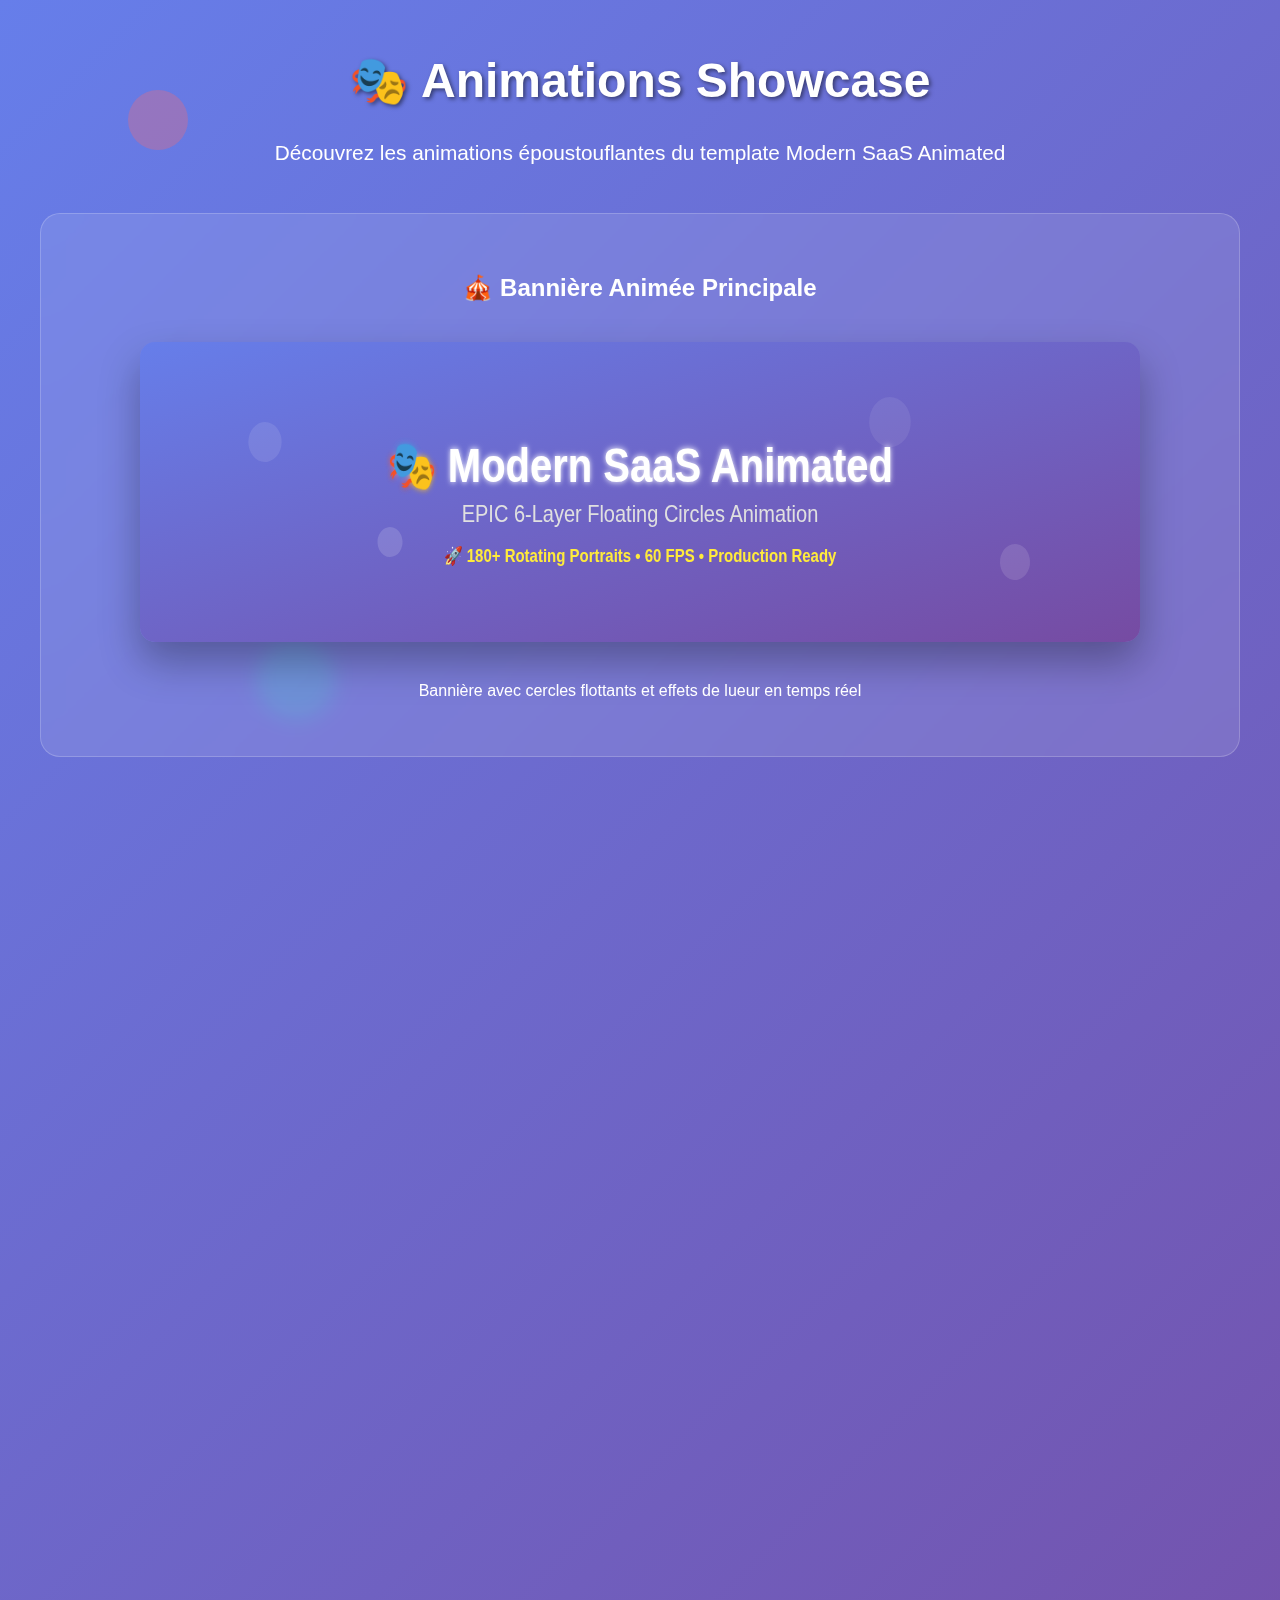
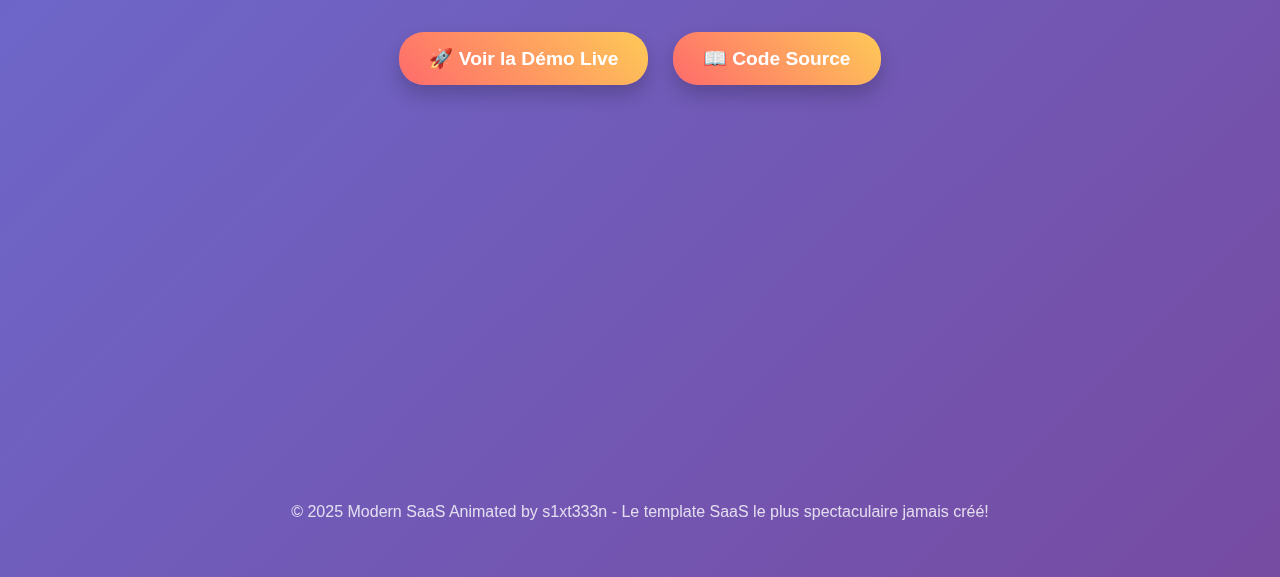
<file: animations-showcase.html>
<!DOCTYPE html>
<html lang="fr">
<head>
    <meta charset="UTF-8">
    <meta name="viewport" content="width=device-width, initial-scale=1.0">
    <title>Animations Showcase - Modern SaaS Animated</title>
    <style>
        body {
            margin: 0;
            padding: 20px;
            background: linear-gradient(135deg, #667eea 0%, #764ba2 100%);
            color: white;
            font-family: 'Arial', sans-serif;
            min-height: 100vh;
        }
        
        .container {
            max-width: 1200px;
            margin: 0 auto;
            text-align: center;
        }
        
        h1 {
            font-size: 3rem;
            margin-bottom: 2rem;
            text-shadow: 2px 2px 4px rgba(0,0,0,0.5);
        }
        
        .animation-showcase {
            background: rgba(255,255,255,0.1);
            border-radius: 20px;
            padding: 40px;
            margin: 30px 0;
            backdrop-filter: blur(10px);
            border: 1px solid rgba(255,255,255,0.2);
        }
        
        .animated-banner {
            width: 100%;
            max-width: 1000px;
            height: 300px;
            border-radius: 15px;
            margin: 20px 0;
            box-shadow: 0 20px 40px rgba(0,0,0,0.3);
        }
        
        .animation-grid {
            display: grid;
            grid-template-columns: repeat(auto-fit, minmax(300px, 1fr));
            gap: 30px;
            margin: 40px 0;
        }
        
        .animation-card {
            background: rgba(255,255,255,0.15);
            padding: 30px;
            border-radius: 15px;
            border: 1px solid rgba(255,255,255,0.3);
            transition: transform 0.3s ease;
        }
        
        .animation-card:hover {
            transform: translateY(-10px);
        }
        
        .demo-button {
            display: inline-block;
            padding: 15px 30px;
            background: linear-gradient(45deg, #ff6b6b, #feca57);
            color: white;
            text-decoration: none;
            border-radius: 25px;
            font-weight: bold;
            font-size: 1.2rem;
            margin: 20px 10px;
            transition: all 0.3s ease;
            box-shadow: 0 10px 20px rgba(0,0,0,0.2);
        }
        
        .demo-button:hover {
            transform: translateY(-3px);
            box-shadow: 0 15px 25px rgba(0,0,0,0.3);
        }
        
        .floating-circle {
            position: fixed;
            border-radius: 50%;
            pointer-events: none;
            z-index: -1;
        }
        
        .circle1 { width: 60px; height: 60px; background: rgba(255,107,107,0.3); animation: float 20s infinite; }
        .circle2 { width: 40px; height: 40px; background: rgba(78,205,196,0.3); animation: float 25s infinite reverse; }
        .circle3 { width: 80px; height: 80px; background: rgba(69,183,209,0.3); animation: float 30s infinite; }
        
        @keyframes float {
            0%, 100% { transform: translateY(0px) rotate(0deg); }
            25% { transform: translateY(-20px) rotate(90deg); }
            50% { transform: translateY(0px) rotate(180deg); }
            75% { transform: translateY(-15px) rotate(270deg); }
        }
        
        @media (max-width: 768px) {
            h1 { font-size: 2rem; }
            .animation-showcase { padding: 20px; }
        }
    </style>
</head>
<body>
    <!-- Floating background elements -->
    <div class="floating-circle circle1" style="top: 10%; left: 10%;"></div>
    <div class="floating-circle circle2" style="top: 60%; right: 15%;"></div>
    <div class="floating-circle circle3" style="bottom: 20%; left: 20%;"></div>
    
    <div class="container">
        <h1>🎭 Animations Showcase</h1>
        <p style="font-size: 1.3rem; margin-bottom: 3rem;">
            Découvrez les animations époustouflantes du template Modern SaaS Animated
        </p>
        
        <div class="animation-showcase">
            <h2>🎪 Bannière Animée Principale</h2>
            <img src="../assets/images/banner.svg" alt="Bannière animée" class="animated-banner">
            <p>Bannière avec cercles flottants et effets de lueur en temps réel</p>
        </div>
        
        <div class="animation-showcase">
            <h2>🌀 Aperçu de l'Animation 6-Couches</h2>
            <img src="../assets/images/animation-preview.svg" alt="Aperçu animation" class="animated-banner">
            <p>180+ portraits en rotation parfaite sur 6 niveaux différents</p>
        </div>
        
        <div class="animation-grid">
            <div class="animation-card">
                <h3>⚡ Performance 60 FPS</h3>
                <p>Animations fluides optimisées avec requestAnimationFrame pour une expérience parfaite</p>
            </div>
            
            <div class="animation-card">
                <h3>🎨 Design Moderne</h3>
                <p>Interface utilisateur spectaculaire avec des effets visuels captivants</p>
            </div>
            
            <div class="animation-card">
                <h3>📱 Responsive</h3>
                <p>Animations parfaitement adaptées à tous les appareils et tailles d'écran</p>
            </div>
        </div>
        
        <div style="margin: 50px 0;">
            <a href="../index.html" class="demo-button">🚀 Voir la Démo Live</a>
            <a href="https://github.com/s1xt333n/modern-saas-animated" class="demo-button">📖 Code Source</a>
        </div>
        
        <div class="animation-showcase">
            <h2>🏆 Caractéristiques Techniques</h2>
            <div style="display: grid; grid-template-columns: repeat(auto-fit, minmax(200px, 1fr)); gap: 20px; text-align: left;">
                <div>
                    <strong>🎭 Couches d'animation:</strong> 6 niveaux rotatifs
                </div>
                <div>
                    <strong>👥 Portraits:</strong> 180+ visages réels
                </div>
                <div>
                    <strong>⚡ Performance:</strong> 60 FPS constant
                </div>
                <div>
                    <strong>🌀 Direction:</strong> Multi-directionnelle
                </div>
                <div>
                    <strong>📐 Précision:</strong> Positionnement mathématique
                </div>
                <div>
                    <strong>🎨 Effets:</strong> Lueur et transparence
                </div>
            </div>
        </div>
        
        <footer style="margin-top: 50px; padding: 20px; opacity: 0.8;">
            <p>&copy; 2025 Modern SaaS Animated by s1xt333n - Le template SaaS le plus spectaculaire jamais créé!</p>
        </footer>
    </div>

    <script>
        // Animation de parallaxe douce pour les cercles flottants
        document.addEventListener('mousemove', (e) => {
            const circles = document.querySelectorAll('.floating-circle');
            const mouseX = e.clientX / window.innerWidth;
            const mouseY = e.clientY / window.innerHeight;
            
            circles.forEach((circle, index) => {
                const speed = (index + 1) * 0.05;
                const x = mouseX * speed * 100;
                const y = mouseY * speed * 100;
                circle.style.transform += ` translate(${x}px, ${y}px)`;
            });
        });
        
        // Animation d'apparition progressive
        const observerOptions = {
            threshold: 0.1,
            rootMargin: '0px 0px -50px 0px'
        };
        
        const observer = new IntersectionObserver((entries) => {
            entries.forEach(entry => {
                if (entry.isIntersecting) {
                    entry.target.style.opacity = '1';
                    entry.target.style.transform = 'translateY(0)';
                }
            });
        }, observerOptions);
        
        // Appliquer l'animation aux cartes
        document.querySelectorAll('.animation-card, .animation-showcase').forEach(card => {
            card.style.opacity = '0';
            card.style.transform = 'translateY(30px)';
            card.style.transition = 'all 0.8s ease';
            observer.observe(card);
        });
    </script>
</body>
</html>
</file>
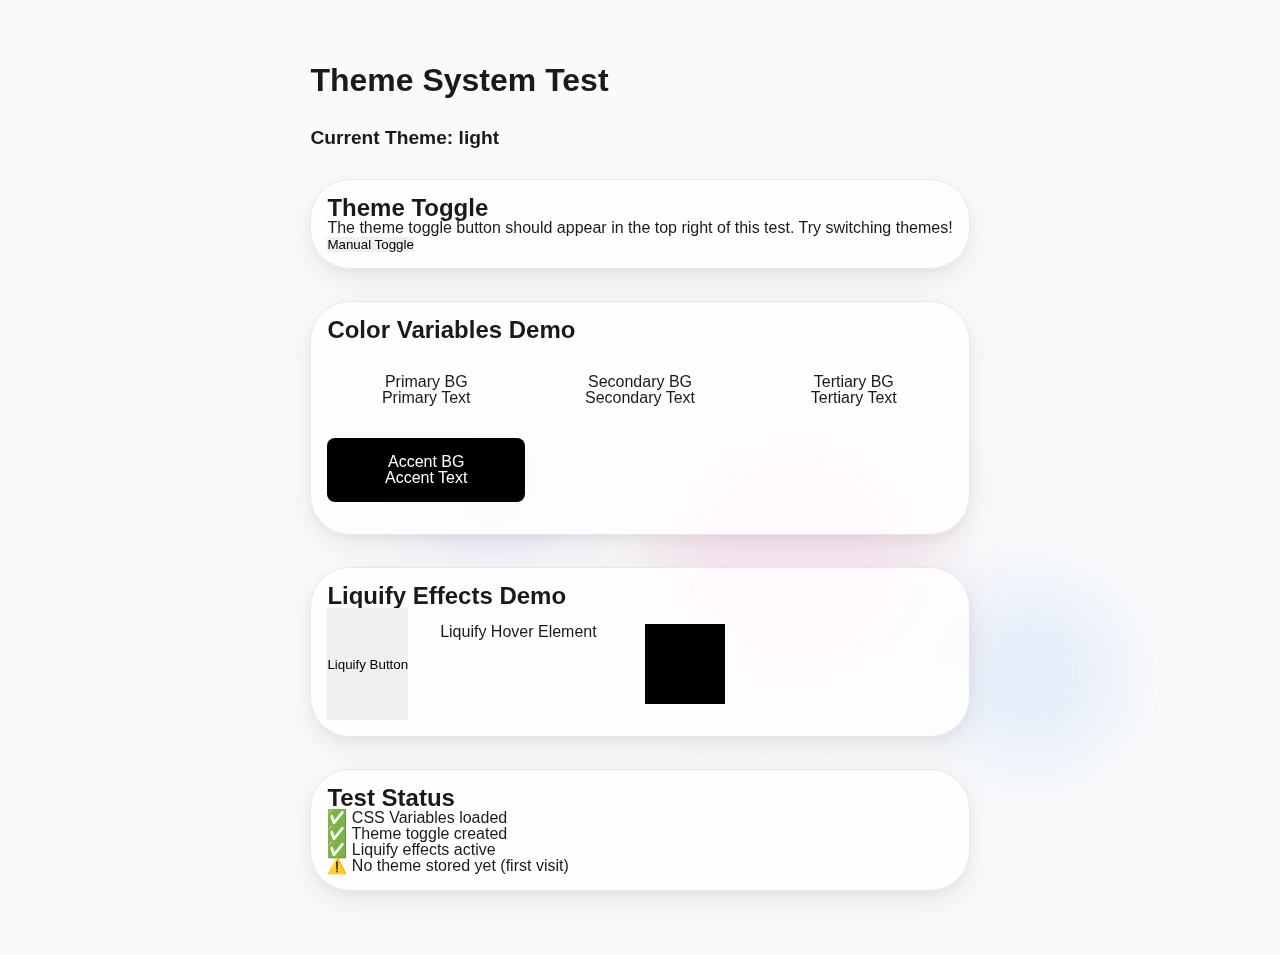
<file: theme-test.html>
<!DOCTYPE html>
<html lang="fr">
<head>
  <meta charset="UTF-8">
  <meta name="viewport" content="width=device-width, initial-scale=1.0">
  <title>Theme Test - Modern SaaS</title>
  <link rel="stylesheet" href="css/styles.css">
  <style>
    .test-container {
      max-width: 800px;
      margin: 2rem auto;
      padding: 2rem;
    }
    
    .test-section {
      margin: 2rem 0;
      padding: 1rem;
    }
    
    .color-demo {
      display: grid;
      grid-template-columns: repeat(auto-fit, minmax(150px, 1fr));
      gap: 1rem;
      margin: 1rem 0;
    }
    
    .color-swatch {
      padding: 1rem;
      text-align: center;
      border-radius: 8px;
      border: 1px solid var(--border-light);
    }
    
    .current-theme {
      font-weight: bold;
      font-size: 1.2rem;
      margin: 1rem 0;
    }
  </style>
</head>
<body>
  <div class="test-container">
    <div style="display: flex; justify-content: space-between; align-items: center; margin-bottom: 2rem;">
      <h1 style="color: var(--text-primary);">Theme System Test</h1>
      <div class="theme-toggle" onclick="toggleThemeManually()" title="Toggle theme" style="cursor: pointer;"></div>
    </div>
    
    <div class="current-theme" style="color: var(--text-primary);">
      Current Theme: <span id="current-theme-display">Loading...</span>
    </div>
    
    <div class="test-section glass-card">
      <h2 style="color: var(--text-primary);">Theme Toggle</h2>
      <p style="color: var(--text-secondary);">The theme toggle button should appear in the top right of this test. Try switching themes!</p>
      <button class="cta-btn-liquify" onclick="toggleThemeManually()">Manual Toggle</button>
    </div>
    
    <div class="test-section glass-card">
      <h2 style="color: var(--text-primary);">Color Variables Demo</h2>
      <div class="color-demo">
        <div class="color-swatch" style="background: var(--bg-primary); color: var(--text-primary);">
          Primary BG<br>Primary Text
        </div>
        <div class="color-swatch" style="background: var(--bg-secondary); color: var(--text-secondary);">
          Secondary BG<br>Secondary Text
        </div>
        <div class="color-swatch" style="background: var(--bg-tertiary); color: var(--text-tertiary);">
          Tertiary BG<br>Tertiary Text
        </div>
        <div class="color-swatch" style="background: var(--color-accent); color: var(--color-accent-text);">
          Accent BG<br>Accent Text
        </div>
      </div>
    </div>
    
    <div class="test-section glass-card">
      <h2 style="color: var(--text-primary);">Liquify Effects Demo</h2>
      <div style="display: flex; gap: 1rem; flex-wrap: wrap;">
        <button class="cta-btn-liquify">Liquify Button</button>
        <div class="liquify-hover" style="padding: 1rem; background: var(--bg-secondary); color: var(--text-primary); border-radius: var(--liquify-border-radius);">
          Liquify Hover Element
        </div>
        <div class="blob-morph" style="width: 80px; height: 80px; background: var(--color-accent); margin: 1rem;">
        </div>
      </div>
    </div>
    
    <div class="test-section glass-card">
      <h2 style="color: var(--text-primary);">Test Status</h2>
      <div id="test-results" style="color: var(--text-secondary);">
        <p>✅ CSS Variables loaded</p>
        <p id="theme-toggle-status">⏳ Theme toggle loading...</p>
        <p id="liquify-status">⏳ Liquify effects loading...</p>
        <p id="persistence-status">⏳ Testing persistence...</p>
      </div>
    </div>
  </div>

  <script src="js/theme-toggle.js"></script>
  <script src="js/liquify-effects.js"></script>
  <script>
    function updateThemeDisplay() {
      const theme = document.documentElement.getAttribute('data-theme') || 'light';
      document.getElementById('current-theme-display').textContent = theme;
    }
    
    function toggleThemeManually() {
      if (window.themeToggle) {
        window.themeToggle.toggleTheme();
        updateThemeDisplay();
      }
    }
    
    // Test the theme system
    document.addEventListener('DOMContentLoaded', function() {
      updateThemeDisplay();
      
      // Test theme toggle
      setTimeout(() => {
        const toggleButton = document.querySelector('.theme-toggle');
        if (toggleButton) {
          document.getElementById('theme-toggle-status').innerHTML = '✅ Theme toggle created';
        } else {
          document.getElementById('theme-toggle-status').innerHTML = '❌ Theme toggle not found';
        }
      }, 500);
      
      // Test liquify effects
      setTimeout(() => {
        const liquifyElements = document.querySelectorAll('.liquify-hover');
        if (liquifyElements.length > 0) {
          document.getElementById('liquify-status').innerHTML = '✅ Liquify effects active';
        } else {
          document.getElementById('liquify-status').innerHTML = '❌ Liquify effects not found';
        }
      }, 500);
      
      // Test persistence
      setTimeout(() => {
        const stored = localStorage.getItem('theme');
        if (stored !== null) {
          document.getElementById('persistence-status').innerHTML = `✅ Theme persistence working (stored: ${stored})`;
        } else {
          document.getElementById('persistence-status').innerHTML = '⚠️ No theme stored yet (first visit)';
        }
      }, 500);
    });
    
    // Listen for theme changes
    const observer = new MutationObserver(function(mutations) {
      mutations.forEach(function(mutation) {
        if (mutation.type === 'attributes' && mutation.attributeName === 'data-theme') {
          updateThemeDisplay();
        }
      });
    });
    
    observer.observe(document.documentElement, {
      attributes: true,
      attributeFilter: ['data-theme']
    });
  </script>
</body>
</html>
</file>
<file: css/styles.css>
/* Notification Style Glassmorphism */
.notification {
  position: fixed;
  top: 32px;
  right: 32px;
  background: rgba(255, 255, 255, 0.9);
  backdrop-filter: blur(16px) saturate(200%);
  -webkit-backdrop-filter: blur(16px) saturate(200%);
  border-radius: 20px;
  padding: 20px 24px;
  box-shadow: 
    0 8px 32px rgba(0, 0, 0, 0.1),
    0 0 0 1px rgba(0, 0, 0, 0.05),
    0 0 40px rgba(0, 119, 255, 0.1);
  border: 1px solid rgba(255, 255, 255, 0.8);
  transform: translateY(-100px) scale(0.95);
  opacity: 0;
  transition: all 0.6s cubic-bezier(0.16, 1, 0.3, 1);
  z-index: 1000;
  max-width: 340px;
  pointer-events: none;
  overflow: hidden;
}

.notification::before {
  content: '';
  position: absolute;
  top: 0;
  left: 0;
  right: 0;
  height: 1px;
  background: linear-gradient(90deg, 
    transparent, 
    rgba(255, 255, 255, 0.6), 
    transparent
  );
}

.notification::after {
  content: '';
  position: absolute;
  top: 0;
  left: 0;
  right: 0;
  bottom: 0;
  background: radial-gradient(
    circle at 100% 0%,
    rgba(0, 119, 255, 0.1) 0%,
    transparent 70%
  );
  z-index: -1;
  pointer-events: none;
}

.notification.show {
  transform: translateY(0) scale(1);
  opacity: 1;
  pointer-events: auto;
}

.notification-header {
  display: flex;
  align-items: center;
  margin-bottom: 8px;
}

.notification-icon {
  width: 28px;
  height: 28px;
  background: #1f2937; /* Noir pour l'icône */
  border-radius: 8px;
  display: flex;
  align-items: center;
  justify-content: center;
  margin-right: 12px;
  box-shadow: 0 2px 8px rgba(0, 0, 0, 0.1);
}

.notification-icon svg {
  width: 14px;
  height: 14px;
  fill: white; /* Icône en blanc pour contraster avec le fond noir */
}

.notification-title {
  font-weight: 600;
  font-size: 15px;
  color: #1f2937; /* Gris très foncé pour le titre */
  text-shadow: none;
}

.notification-message {
  font-size: 14px;
  color: #4b5563; /* Gris foncé pour le message */
  line-height: 1.5;
  margin-top: 6px;
  text-shadow: none;
}

/* Simple Fade-in Animation */
@keyframes fadeIn {
  from {
    opacity: 0;
  }
  to {
    opacity: 1;
  }
}

/* Animations pour le modal de connexion */
@keyframes slideIn {
  from {
    opacity: 0;
    transform: translateY(-20px);
  }
  to {
    opacity: 1;
    transform: translateY(0);
  }
}

.modal-enter {
  animation: slideIn 0.3s ease-out;
}

.modal-exit {
  animation: slideIn 0.3s ease-out reverse;
}

.modal-overlay-enter {
  animation: fadeIn 0.3s ease-out;
}

.modal-overlay-exit {
  animation: fadeIn 0.3s ease-out reverse;
}

/* Simple Fade-in Animation */
@keyframes fadeIn {
  from { opacity: 0; transform: translateY(10px); }
  to { opacity: 1; transform: translateY(0); }
}

/* Apply animation to header elements */
.header h1 {
  animation: fadeIn 0.8s ease-out forwards;
}

.header p {
  animation: fadeIn 0.8s ease-out 0.4s forwards;
  opacity: 0;
}

.button-container {
  animation: fadeIn 0.8s ease-out 0.8s forwards;
  opacity: 0;
}

/* Configuration personnalisée de Tailwind CSS pour les couleurs et l'ombre */
:root {
  --color-primary-text: #1a1a1a;
  --color-secondary-text: #6b7280; /* gray-500 */
  --color-background: #f9fafb; /* gray-50 */
  --color-card-bg: rgba(255, 255, 255, 0.8); /* Fond de carte avec transparence pour l'effet vitre */
  --color-border: #e5e7eb; /* gray-200 */
  --color-accent: #000000;
  --color-accent-text: #ffffff;
  --shadow-soft: 0 10px 30px rgba(0, 0, 0, 0.08), 0 4px 12px rgba(0, 0, 0, 0.04);
  --border-radius-large: 1.5rem; /* 24px */
  --border-radius-xl: 2.5rem; /* 40px */
}

/* Reset complet */
* {
  margin: 0;
  padding: 0;
  border: 0;
  box-sizing: border-box;
  vertical-align: baseline;
}

html, body {
  margin: 0;
  padding: 0;
  width: 100%;
  height: 100%;
  line-height: 1;
}

/* Styles pour les cartes d'information */
.features-grid {
  margin: 4rem auto 6rem;
  perspective: 1000px;
}

/* Styles pour les popups des statistiques */
.stat-popup {
    position: absolute;
    top: 100%;
    left: 50%;
    transform: translateX(-50%);
    background: white;
    border-radius: 0.75rem;
    padding: 1rem;
    box-shadow: 0 4px 6px -1px rgba(0, 0, 0, 0.1), 0 2px 4px -1px rgba(0, 0, 0, 0.06);
    margin-top: 0.5rem;
    opacity: 0;
    visibility: hidden;
    transition: all 0.2s ease;
    z-index: 10;
    width: 200px;
}

.stat-popup.active {
    opacity: 1;
    visibility: visible;
    transform: translateX(-50%) translateY(-10px);
}

.stat-popup::before {
    content: '';
    position: absolute;
    bottom: -10px;
    left: 50%;
    transform: translateX(-50%);
    border-width: 5px;
    border-style: solid;
    border-color: white transparent transparent transparent;
}

.stat-popup-content {
    display: flex;
    flex-direction: column;
    gap: 0.5rem;
}

.stat-popup-title {
    font-size: 0.875rem;
    font-weight: 600;
    color: #1f2937;
}

.stat-popup-number {
    font-size: 1.5rem;
    font-weight: 700;
    color: #1f2937;
}

.stat-popup-change {
    font-size: 0.875rem;
    font-weight: 500;
    display: flex;
    align-items: center;
    gap: 0.25rem;
}

.stat-popup-change.positive {
    color: #10B981;
}

.stat-popup-change.negative {
    color: #EF4444;
}

/* Styles pour les badges de sécurité */
.security-badges {
  display: flex;
  gap: 1rem;
  margin: 1.5rem 0;
  padding: 1rem;
  background: rgba(255, 255, 255, 0.05);
  backdrop-filter: blur(10px);
  border-radius: 0.75rem;
  border: 1px solid rgba(255, 255, 255, 0.1);
  box-shadow: 0 4px 6px rgba(0, 0, 0, 0.1);
}

.security-badge {
  display: flex;
  align-items: center;
  gap: 0.75rem;
  padding: 0.75rem 1.25rem;
  background: rgba(255, 255, 255, 0.1);
  border-radius: 0.75rem;
  border: 1px solid rgba(255, 255, 255, 0.15);
  transition: all 0.3s ease;
}

.security-badge:hover {
  background: rgba(255, 255, 255, 0.15);
  transform: translateY(-2px);
}

.security-badge svg {
  width: 1.75rem;
  height: 1.75rem;
  color: #fff;
}

/* Style du bouton Start Free Trial */
.pricing-section .btn-primary {
  padding: 0.75rem 1.5rem;
  font-size: 1rem;
  border-radius: 0.5rem;
  transition: all 0.3s ease;
  box-shadow: 0 4px 6px rgba(0, 0, 0, 0.1);
}

/* Styles pour les portraits et les anneaux */
.sphere-ring {
  position: relative;
  width: 900px;
  height: 900px;
  margin: 0 auto;
}

.ring-layer {
  position: absolute;
  width: 100%;
  height: 100%;
  transform-origin: center center;
}

.portrait {
  position: absolute;
  width: 56px;
  height: 56px;
  border-radius: 50%;
  overflow: hidden;
  background: rgba(255, 255, 255, 0.1);
  backdrop-filter: blur(10px);
  border: 1px solid rgba(255, 255, 255, 0.1);
  transition: transform 0.3s ease;
}

.portrait:hover {
  transform: scale(1.1);
}

.portrait-img {
  width: 100%;
  height: 100%;
  object-fit: cover;
  border-radius: 50%;
}

.pricing-section .btn-primary:hover {
  transform: translateY(-2px);
  box-shadow: 0 6px 12px rgba(0, 0, 0, 0.15);
}

.feature-card {
  position: relative;
  transition: all 0.4s cubic-bezier(0.4, 0, 0.2, 1);
  transform-style: preserve-3d;
  backface-visibility: hidden;
  will-change: transform, box-shadow;
  transform: translateZ(0);
}

.feature-card:hover {
  transform: translateY(-5px) translateZ(10px);
  box-shadow: 0 20px 40px rgba(0, 0, 0, 0.08) !important;
}

.feature-card .icon-wrapper {
  transition: all 0.3s ease;
}

.feature-card:hover .icon-wrapper {
  transform: scale(1.05);
}

.feature-card h3 {
  position: relative;
  display: inline-block;
}

.feature-card h3::after {
  content: '';
  position: absolute;
  bottom: -8px;
  left: 0;
  width: 0;
  height: 2px;
  background: currentColor;
  transition: width 0.3s ease;
}

.feature-card:hover h3::after {
  width: 100%;
}

.feature-card .icon-wrapper i {
  transition: transform 0.3s ease;
}

.feature-card:hover .icon-wrapper i {
  transform: scale(1.1);
}

.feature-card > div:last-child {
  transition: transform 0.3s ease, color 0.3s ease;
}

.feature-card:hover > div:last-child {
  transform: translateX(5px);
  color: #1a1a1a;
}

/* Espace avant le footer */
footer {
  margin-top: 8rem !important;
  padding: 4rem 0 !important;
}

body {
  font-family: 'Inter', sans-serif;
  color: var(--color-primary-text);
  background-color: var(--color-background);
  min-height: 100vh;
  margin: 0;
  padding: 0;
  display: flex;
  flex-direction: column;
  align-items: center;
  overflow-x: hidden;
  scroll-behavior: smooth;
}

/* Styles pour le header */
.header {
  position: relative;
  z-index: 10;
  width: 100%;
  text-align: center;
  max-width: 1200px;
  margin: 200px 0 300px;
  padding: 0 15px;
  box-sizing: border-box;
  min-height: 70vh;
  display: flex;
  flex-direction: column;
  justify-content: center;
}

/* Ajustement pour mobile */
@media (max-width: 1024px) {
  .header {
    margin: 150px 0 250px;
    min-height: 60vh;
  }
}

@media (max-width: 768px) {
  .header {
    margin: 120px 0 200px;
    min-height: 50vh;
  }
}

@media (max-width: 480px) {
  .header {
    margin: 100px 0 180px;
    min-height: 40vh;
  }
}

.header .title {
  font-size: 3.5rem;
  font-weight: 800;
  line-height: 1.1;
  margin: 0 auto 1.5rem;
  max-width: 900px;
  color: #000000;
  letter-spacing: -0.02em;
  position: relative;
  padding: 0 20px;
}

.header .title::after {
  content: '';
  position: absolute;
  bottom: 0;
  left: 50%;
  transform: translateX(-50%);
  width: 100px;
  height: 3px;
  background: linear-gradient(90deg, #000000, #333333);
  border-radius: 3px;
}

.header .subtitle {
  font-size: 1.4rem;
  color: #555;
  max-width: 700px;
  margin: 0 auto 3rem;
  line-height: 1.6;
  font-weight: 400;
  letter-spacing: -0.01em;
  padding: 0 20px;
}

.container {
  width: 100%;
  max-width: 1350px;
  margin: 0;
  padding: 0;
  position: relative;
  z-index: 1;
  display: flex;
  flex-direction: column;
  justify-content: center;
  align-items: center;
  flex-grow: 1;
}

.glass-card {
  background-color: var(--color-card-bg);
  backdrop-filter: blur(20px) saturate(180%);
  -webkit-backdrop-filter: blur(20px) saturate(180%);
  border: 1px solid var(--color-border);
  border-radius: var(--border-radius-xl);
  box-shadow: var(--shadow-soft);
}

/* Styles pour les sphères flottantes (portraits) */
.floating-sphere {
  position: absolute;
  width: 56px;
  height: 56px;
  border-radius: 50%;
  background-color: rgba(255, 255, 255, 0.9);
  display: flex;
  justify-content: center;
  align-items: center;
  box-shadow: 0 4px 15px rgba(0, 0, 0, 0.1);
  object-fit: cover;
  border: 2.5px solid #fff;
}

/* Conteneur principal pour toutes les couches d'anneaux */
.sphere-ring {
  position: absolute;
  top: 50%;
  left: 50%;
  width: 900px;
  height: 900px;
  transform: translate(-50%, -50%);
  pointer-events: none;
  z-index: 1;
  transform-style: preserve-3d;
}

/* Styles pour chaque couche d'anneau */
.ring-layer {
  position: absolute;
  top: 0;
  left: 0;
  border-radius: 50%;
  transform-origin: center center;
  transition: transform 0.1s ease-out;
}

/* Bouton CTA avec effet sweep subtil */
.cta-btn-custom {
  background-color: black;
  color: white;
  border-radius: 9999px;
  padding: 1rem 2.5rem;
  font-weight: 600;
  font-size: 1.125rem;
  position: relative;
  overflow: hidden;
  transition: all 0.3s ease;
  box-shadow: 0 4px 15px rgba(0, 0, 0, 0.2);
  border: none;
  cursor: pointer;
  display: inline-block;
  text-align: center;
  text-decoration: none;
  box-sizing: border-box;
  height: auto;
  line-height: 1.5;
  -webkit-font-smoothing: antialiased;
  -moz-osx-font-smoothing: grayscale;
  opacity: 1;
  transform: translateY(0);
}

/* Effet de balayage subtil */
.cta-btn-custom::after {
  content: '';
  position: absolute;
  top: 0;
  left: -100%;
  width: 100%;
  height: 100%;
  background: linear-gradient(
    90deg,
    transparent,
    rgba(255, 255, 255, 0.1),
    transparent
  );
  transition: 0.8s;
  z-index: 1;
}

.cta-btn-custom:hover::after {
  left: 100%;
}

/* Effet de survol léger */
.cta-btn-custom:hover {
  box-shadow: 0 10px 25px rgba(0, 0, 0, 0.2);
}

/* Effet de surbrillance et ombre plus prononcée au survol */
.cta-btn-custom:hover {
  filter: brightness(1.05);
  box-shadow: 0 20px 25px -5px rgba(0, 0, 0, 0.1), 0 10px 10px -5px rgba(0, 0, 0, 0.04);
}

/* Animation de pulsation */
@keyframes pulse-glow {
  0%, 100% {
    box-shadow: 0 10px 15px -3px rgba(0, 0, 0, 0.1), 0 4px 6px -2px rgba(0, 0, 0, 0.05);
  }
  50% {
    box-shadow: 0 15px 20px -5px rgba(0, 0, 0, 0.15), 0 6px 8px -3px rgba(0, 0, 0, 0.08);
  }
}

/* Ajustements responsifs pour le bouton */
@media (max-width: 768px) {
  .cta-btn-custom {
    padding: 0.7rem 1.6rem;
    font-size: 1rem;
  }
}

@media (max-width: 480px) {
  .cta-btn-custom {
    padding: 0.6rem 1.8rem;
    font-size: 0.95rem;
  }
}

/* Effet de balayage (sweep) */
.cta-btn-custom::after {
  content: '';
  position: absolute;
  top: 0;
  left: -100%;
  width: 100%;
  height: 100%;
  background: linear-gradient(90deg, transparent, rgba(255, 255, 255, 0.25), transparent);
  transition: 1.2s cubic-bezier(0.4, 0, 0.2, 1);
  z-index: -1;
}

/* Animation au survol */
.cta-btn-custom:hover {
  transform: translateY(-2px);
  box-shadow: 0 10px 25px rgba(0, 0, 0, 0.2);
}

/* Animation du balayage au survol */
.cta-btn-custom:hover::after {
  left: 100%;
}

/* Effet au clic */
.cta-btn-custom:active {
  transform: translateY(0);
  box-shadow: 0 5px 15px rgba(0, 0, 0, 0.15);
}

/* Animation de pulsation subtile au chargement */
@keyframes subtlePulse {
  0%, 100% {
    transform: scale(1);
  }
  50% {
    transform: scale(1.02);
  }
}

.cta-btn-custom {
  animation: subtlePulse 6s infinite ease-in-out;
}

/* Ajustements responsifs */
@media (max-width: 900px) {
  .sphere-ring { width: 600px; height: 600px; }
}

@media (max-width: 768px) {
  .header {
    margin: 0 auto;
    padding: 8px 10px 15px;
  }
  
  .header .title {
    font-size: 2.5rem;
    line-height: 1.2;
    margin-bottom: 1.2rem;
    padding: 0 10px;
  }
  
  .header .subtitle {
    font-size: 1.2rem;
    line-height: 1.5;
    margin: 0 auto 2.5rem;
    padding: 0 10px;
  }

  .floating-sphere {
    width: 48px;
    height: 48px;
  }

  .cta-btn-custom {
    padding: 0.8rem 2.5rem;
    font-size: 1.1rem;
  }
}

@media (max-width: 480px) {
  .header {
    margin: 0 auto;
    padding: 5px 8px 10px;
  }
  
  .header .title {
    font-size: 2rem;
    line-height: 1.25;
    margin-bottom: 1rem;
    padding: 0;
  }
  
  .header .subtitle {
    font-size: 1.1rem;
    line-height: 1.5;
    margin: 0 auto 2rem;
    padding: 0;
  }

  .sphere-ring {
    width: 400px;
    height: 400px;
  }

  .floating-sphere {
    width: 38px;
    height: 38px;
  }

  .cta-btn-custom {
    padding: 0.7rem 2rem;
    font-size: 1rem;
  }
}
</file>
